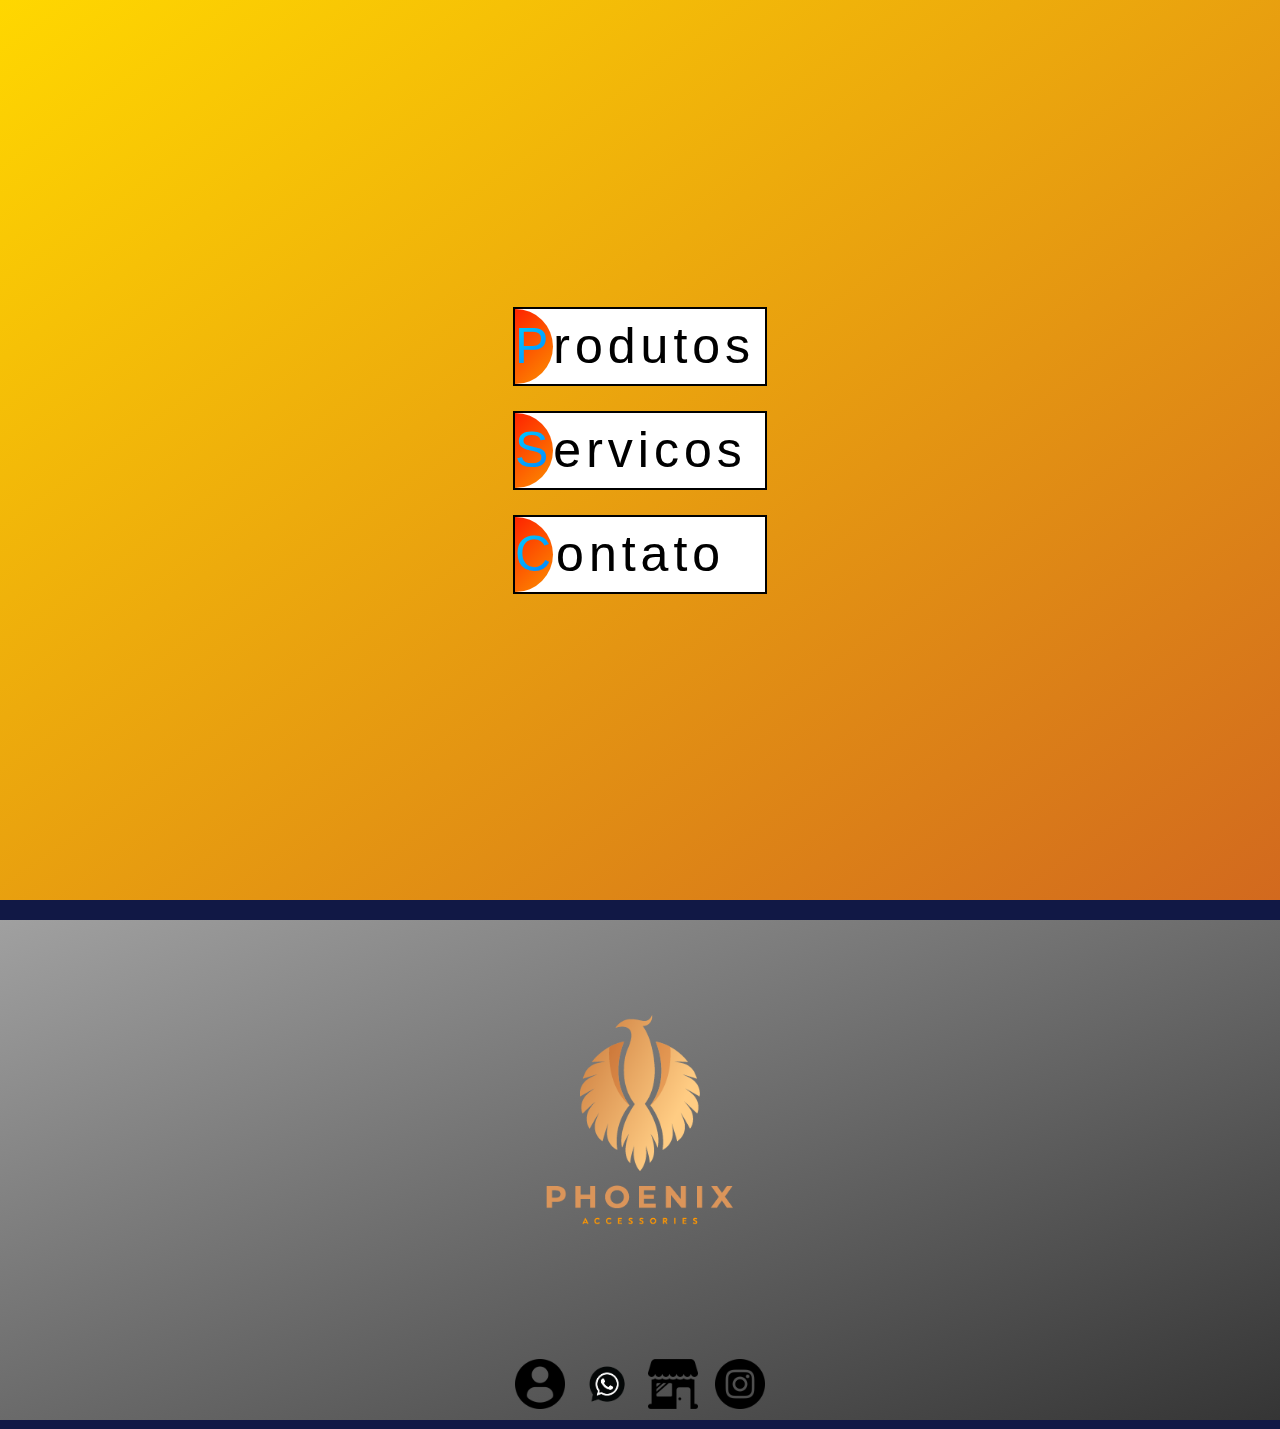
<file: index.html>
<!doctype html>
<html lang="en">
  <head>
    <meta charset="utf-8">
    <meta name="viewport" content="width=device-width, initial-scale=1">
    <link href="https://cdn.jsdelivr.net/npm/bootstrap@5.1.3/dist/css/bootstrap.min.css" rel="stylesheet" integrity="sha384-1BmE4kWBq78iYhFldvKuhfTAU6auU8tT94WrHftjDbrCEXSU1oBoqyl2QvZ6jIW3" crossorigin="anonymous">
    <link rel="stylesheet" href="css/style.css">
    <title>Site</title>
  </head>
  <body>

      <div class="b2">
        <nav>
          <ul>
            <li><a href="home.html"><span>Produtos</span></a></li>
            <li><a href=""><span>Servicos</span></a></li>
            <li><a href=""><span>Contato</span></a></li>
          </ul>
        </nav>
      </div>

      <footer>
        <img src="img/gradient_2.png" width="400px" alt="">

        <div class="container">
          <img src="img/atent.png" width="50px" alt="">
          <img src="img/WhatsApp-Icon-r-b.png" width="50px" alt="">
          <img src="img/79854.png" width="50px" alt="">
          <img src="img/1384015.png" width="50px" alt="">
        </div>
      </footer>







    <script src="https://cdn.jsdelivr.net/npm/bootstrap@5.1.3/dist/js/bootstrap.bundle.min.js" integrity="sha384-ka7Sk0Gln4gmtz2MlQnikT1wXgYsOg+OMhuP+IlRH9sENBO0LRn5q+8nbTov4+1p" crossorigin="anonymous"></script>
  </body>
</html>
</file>
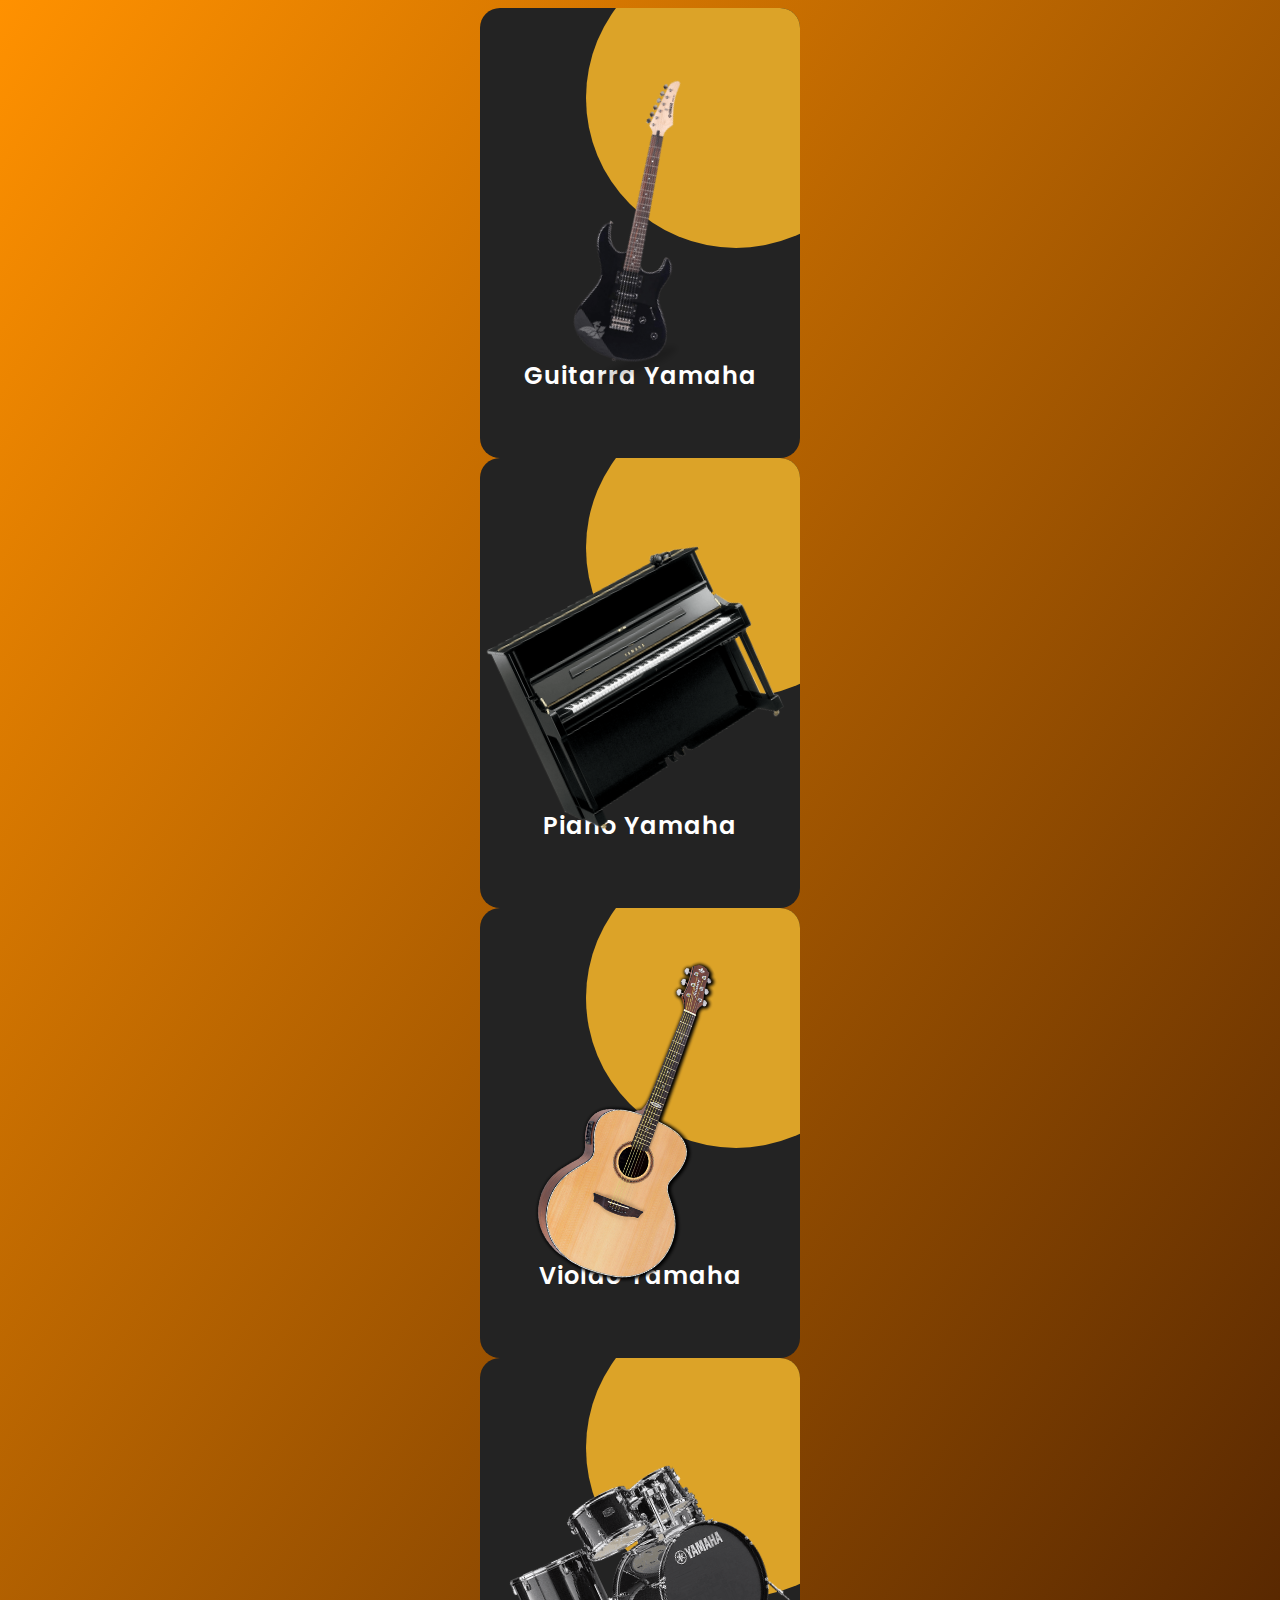
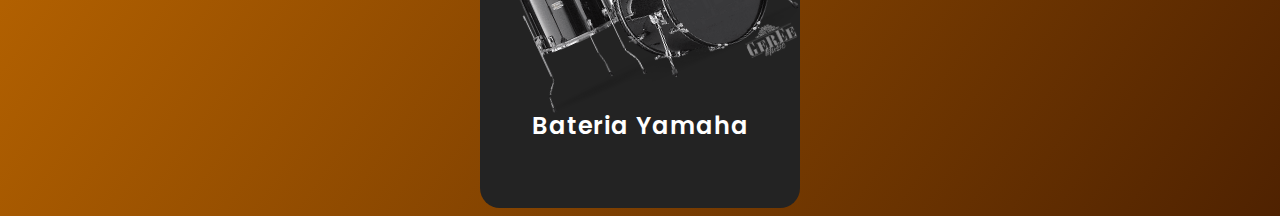
<file: home.html>
<!doctype html>
<html lang="en">
  <head>
    <meta charset="utf-8">
    <meta name="viewport" content="width=device-width, initial-scale=1">
    <link href="https://cdn.jsdelivr.net/npm/bootstrap@5.1.3/dist/css/bootstrap.min.css" rel="stylesheet" integrity="sha384-1BmE4kWBq78iYhFldvKuhfTAU6auU8tT94WrHftjDbrCEXSU1oBoqyl2QvZ6jIW3" crossorigin="anonymous">
    <link rel="stylesheet" href="css/home.css">
    <title>Instrumentos</title>
  </head>
  <body>

      <div class="row">
        <div class="container col-md-3 col-sm-12">
          <div class="card">
            <div class="imgBx">
              <img src="img/Guitarra yamapng.png">
            </div>
            <div class="contentBx">
              <h2>Guitarra Yamaha</h2>
              <div class="size">
              </div>
              <div class="color">
                <h3>Color :</h3>
                <span></span>
                <span></span>
                <span></span>
              </div>
              <a href="#">Compre Agora!</a>
            </div>
          </div>
        </div>

        <div class="container col-md-3 col-sm-12">
          <div class="card">
            <div class="imgBx">
              <img src="img/piano.png">
            </div>
            <div class="contentBx">
              <h2>Piano Yamaha</h2>
              <div class="size">
              </div>
              <div class="color">
                <h3>Color :</h3>
                <span></span>
                <span></span>
                <span></span>
              </div>
              <a href="#">Compre Agora!</a>
            </div>
          </div>
        </div>

        <div class="container col-md-3 col-sm-12">
          <div class="card">
            <div class="imgBx">
              <img src="img/violaopng.png">
            </div>
            <div class="contentBx">
              <h2>Violão Yamaha</h2>
              <div class="size">
              </div>
              <div class="color">
                <h3>Color :</h3>
                <span></span>
                <span></span>
                <span></span>
              </div>
              <a href="#">Compre Agora!</a>
            </div>
          </div>
        </div>

        <div class="container col-md-3 col-sm-12">
          <div class="card">
            <div class="imgBx">
              <img src="img/bater.png">
            </div>
            <div class="contentBx">
              <h2>Bateria Yamaha</h2>
              <div class="size">
              </div>
              <div class="color">
                <h3>Color :</h3>
                <span></span>
                <span></span>
                <span></span>
              </div>
              <a href="#">Compre Agora!</a>
            </div>
          </div>
        </div>
      </div>







    <script src="https://cdn.jsdelivr.net/npm/bootstrap@5.1.3/dist/js/bootstrap.bundle.min.js" integrity="sha384-ka7Sk0Gln4gmtz2MlQnikT1wXgYsOg+OMhuP+IlRH9sENBO0LRn5q+8nbTov4+1p" crossorigin="anonymous"></script>
  </body>
</html>
</file>
<file: css/style.css>
body{
	overflow-x: hidden;
}


.b2 {
	margin: 0;
	height: 100vh;
	display: flex;
	align-items: center;
	justify-content: center;
	background: linear-gradient(to right bottom, gold, chocolate);
}

nav ul {
	list-style-type: none;
	padding: 0;
}

nav ul li {
	font-size: 50px;
	font-family: sans-serif;
	background-color: white;
	border: 2px solid black;
	letter-spacing: 0.1em;
	width: 5em;
	height: 1.5em;
	line-height: 1.5em;
	position: relative;
	overflow: hidden;
	margin: 0.5em;
	cursor: pointer;
}

nav ul li span {
	color: white;
	mix-blend-mode: difference;
}

nav ul li::before {
	content: '';
	position: absolute;
	width: 1.5em;
	height: inherit;
	background: linear-gradient(to right bottom, rgb(255, 0, 0), rgb(252, 143, 0));
	border-radius: 50%;
	top: 0;
	left: -0.75em;
	transition: 0.5s ease-out;
}

nav ul li:hover::before {
	transform: scale(7);
}

a{
    text-decoration: none;
}

.iu2{
    height: 300px;
    width: 500px;
    background-color: linear-gradient(to right bottom, rgb(255, 145, 0), rgb(79, 34, 1));

}

*{
	margin:0;
	padding:0;
  }

  .container{  padding-top: 20px;
	padding-bottom: 20px;}
  body{
	background-color: #111845;
  }

  .background-img{
	background-image: url("https://3.bp.blogspot.com/-piZWCW2uUbg/W2fPXxkWZgI/AAAAAAAAOu0/eydmMjTIqcwLMHEEr2H7imqoRTxMw4o9QCLcBGAs/s1600/among_trees_night_dribbble.png");
  height: 400px;
	width: 800px;
	background-repeat: no-repeat;
	background-size: cover;
	margin: 5% auto;
	padding:20px;
	border: 1px solid #2a3cad;
	border-radius: 4px;
	box-shadow: 0px 0px 5px #2a3cad;
	position: relative;
  }

  .content h2{ font-size:19px;}

  .box{
	position: absolute;
	top: 50%;
	left: 50%;
	transform: translate(-50%, -50%);
	width: 300px;
	height: 300px;
	background: #111845a6;
	box-sizing: border-box;
	overflow: hidden;
	box-shadow: 0 20px 50px rgb(23, 32, 90);
	border: 2px solid #2a3cad;
	color: white;
	padding: 20px;
  }

  .box:before{
	content: '';
	position:absolute;
	top:0;
	left:-100%;
	width:100%;
	height:100%;
	background: rgba(255,255,255,0.1);
	transition:0.5s;
	pointer-events: none;
  }

  .box:hover:before{
	left:-50%;
	transform: skewX(-5deg);
  }


  .box .content{
	position:absolute;
	top:15px;
	left:15px;
	right:15px;
	bottom:15px;
	border:1px solid #f0a591;
	padding:20px;
	text-align:center;
	box-shadow: 0 5px 10px rgba(9,0,0,0.5);

  }

  .box span{
	position: absolute;
	top: 0;
	left: 0;
	width: 100%;
	height: 100%;
	display: block;
	box-sizing: border-box;

  }

  .box span:nth-child(1)
  {
	transform:rotate(0deg);
  }

  .box span:nth-child(2)
  {
	transform:rotate(90deg);
  }

  .box span:nth-child(3)
  {
	transform:rotate(180deg);
  }

  .box span:nth-child(4)
  {
	transform:rotate(270deg);
  }

  .box span:before
  {
	content: '';
	position: absolute;
	width:100%;
	height: 2px;
	background: #50dfdb;
	animation: animate 4s linear infinite;
  }

  @keyframes animate {
	0% {
	transform:scaleX(0);
	transform-origin: left;
	}
	50%
	{
	  transform:scaleX(1);
	transform-origin: left;
	}
	50.1%
	{
	  transform:scaleX(1);
	transform-origin: right;

	}

	100%
	{
	  transform:scaleX(0);
	transform-origin: right;

	}


  }

footer{
	  height: 500px;
	  width: 100%;
	  background-color: #000000;
	  background: linear-gradient(to right bottom, rgb(160, 160, 160), rgb(53, 53, 53));
	  margin-top: 20px;
	  display:flex ;
	  align-items: center;
	  flex-direction: column;

}

.container{

    width: 250px;
    display: flex;
    justify-content: space-between;
	margin: 20px;
}
</file>
<file: css/home.css>
@import url('https://fonts.googleapis.com/css2?family=Poppins:ital,wght@0,100;0,200;0,300;0,400;0,500;0,600;0,700;0,800;0,900;1,100;1,200;1,300;1,400;1,500;1,600;1,700;1,800;1,900&display=swap');


*{
  font-family: 'Poppins', sans-serif;
}

body{
  display: flex;
  justify-content: center;
  align-items: center;
  min-height: 100vh;
  background: linear-gradient(to right bottom, rgb(255, 145, 0), rgb(79, 34, 1));
}

.container{
  position: relative;
}

.container .card{
  position: relative;
  width: 320px;
  height: 450px;
  background: #232323;
  border-radius: 20px;
  overflow: hidden;
  margin: auto;
}

.container .card:before{
  content: '';
  position: absolute;
  top: 0;
  left: 0;
  width: 100%;
  height: 100%;
  background: #dca328;
  clip-path: circle(150px at 80% 20%);
  transition: 0.5s ease-in-out;
}

.container .card:hover:before{
  clip-path: circle(300px at 80% -20%);
}

.container .card:after{
  content: '';
  position: absolute;
  top: 30%;
  left: -20%;
  font-size: 6em;
  font-weight: 800;
  font-style: italic;
  color: rgba(255,255,25,0.05)
}

.container .card .imgBx{
  position: absolute;
  top: 50%;
  transform: translateY(-50%);
  z-index: 10000;
  width: 100%;
  height: 220px;
  transition: 0.5s;
}

.container .card:hover .imgBx{
  top: 0%;
  transform: translateY(0%);

}

.container .card .imgBx img{
  position: absolute;
  top: 50%;
  left: 50%;
  transform: translate(-50%, -50%) rotate(-25deg);
  width: 270px;
}

.container .card .contentBx{
  position: absolute;
  bottom: 0;
  width: 100%;
  height: 100px;
  text-align: center;
  transition: 1s;
  z-index: 10;
}

.container .card:hover .contentBx{
  height: 210px;
}

.container .card .contentBx h2{
  position: relative;
  font-weight: 600;
  letter-spacing: 1px;
  color: #fff;
  margin: 0;
}

.container .card .contentBx .size, .container .card .contentBx .color {
  display: flex;
  justify-content: center;
  align-items: center;
  padding: 8px 20px;
  transition: 0.5s;opacity: 0;
  visibility: hidden;
  padding-top: 0;
  padding-bottom: 0;
}

.container .card:hover .contentBx .size{
  opacity: 1;
  visibility: visible;
  transition-delay: 0.5s;
}

.container .card:hover .contentBx .color{
  opacity: 1;
  visibility: visible;
  transition-delay: 0.6s;
}

.container .card .contentBx .size h3, .container .card .contentBx .color h3{
  color: rgb(255, 255, 255);
  font-weight: 300;
  font-size: 14px;
  text-transform: uppercase;
  letter-spacing: 2px;
  margin-right: 10px;
}

.container .card .contentBx .size span{
  width: 26px;
  height: 26px;
  text-align: center;
  line-height: 26px;
  font-size: 14px;
  display: inline-block;
  color: #111;
  background: rgb(0, 0, 0);
  margin: 0 5px;
  transition: 0.5s;
  color: #111;
  border-radius: 4px;
  cursor: pointer;
}

.container .card .contentBx .size span:hover{
  background: #000000;
}

.container .card .contentBx .color span{
  width: 20px;
  height: 20px;
  background: rgb(0, 0, 0);
  border-radius: 50%;
  margin: 0 5px;
  cursor: pointer;
}

.container .card .contentBx .color span:nth-child(2){
  background: #ca8606;
}

.container .card .contentBx .color span:nth-child(3){
  background: #000000;
}

.container .card .contentBx .color span:nth-child(4){
  background: #ffc400;
}

.container .card .contentBx a{
  display: inline-block;
  padding: 10px 20px;
  background: #fff;
  border-radius: 4px;
  margin-top: 10px;
  text-decoration: none;
  font-weight: 600;
  color: #111;
  opacity: 0;
  transform: translateY(50px);
  transition: 0.5s;
  margin-top: 0;
}

.container .card:hover .contentBx a{
  opacity: 1;
  transform: translateY(0px);
  transition-delay: 0.75s;

}
</file>
